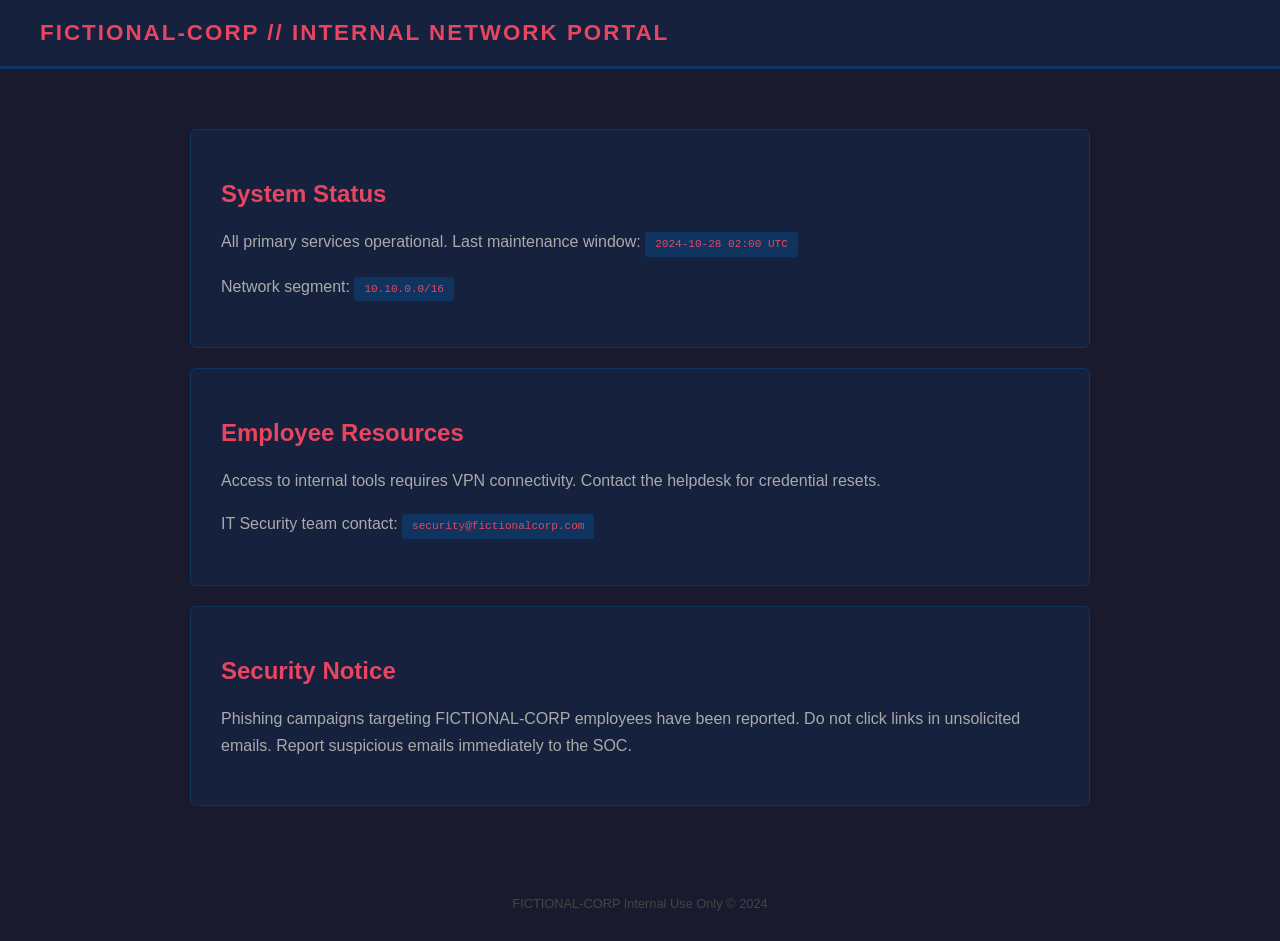
<file: deliverables/easy-ctf-dockerfiles/container3-nginx-combined/index.html>
<!DOCTYPE html>
<html lang="en">
<head>
  <meta charset="UTF-8">
  <title>FICTIONAL-CORP Internal Portal</title>
  <style>
    body { font-family: Arial, sans-serif; background: #1a1a2e; color: #eee; margin: 0; }
    header { background: #16213e; padding: 20px 40px; border-bottom: 3px solid #0f3460; }
    header h1 { margin: 0; color: #e94560; font-size: 1.4em; letter-spacing: 2px; }
    .container { max-width: 900px; margin: 60px auto; padding: 0 20px; }
    .card { background: #16213e; border: 1px solid #0f3460; border-radius: 6px; padding: 30px; margin-bottom: 20px; }
    h2 { color: #e94560; }
    p { color: #aaa; line-height: 1.7; }
    .badge { display: inline-block; background: #0f3460; color: #e94560; padding: 3px 10px; border-radius: 3px; font-size: 0.85em; font-family: monospace; }
    footer { text-align: center; padding: 30px; color: #444; font-size: 0.8em; }
  </style>
</head>
<body>

<!-- STAGING NOTE (do not deploy to prod) - dev-note: FLAG{r3c0n_b3g1ns_h3r3} -->

<header>
  <h1>FICTIONAL-CORP // INTERNAL NETWORK PORTAL</h1>
</header>

<div class="container">

  <div class="card">
    <h2>System Status</h2>
    <p>All primary services operational. Last maintenance window: <span class="badge">2024-10-28 02:00 UTC</span></p>
    <p>Network segment: <span class="badge">10.10.0.0/16</span></p>
  </div>

  <div class="card">
    <h2>Employee Resources</h2>
    <p>Access to internal tools requires VPN connectivity. Contact the helpdesk for credential resets.</p>
    <p>IT Security team contact: <span class="badge">security@fictionalcorp.com</span></p>
  </div>

  <div class="card">
    <h2>Security Notice</h2>
    <p>Phishing campaigns targeting FICTIONAL-CORP employees have been reported. Do not click links in unsolicited emails.
    Report suspicious emails immediately to the SOC.</p>
  </div>

</div>

<footer>FICTIONAL-CORP Internal Use Only &copy; 2024</footer>

</body>
</html>
</file>
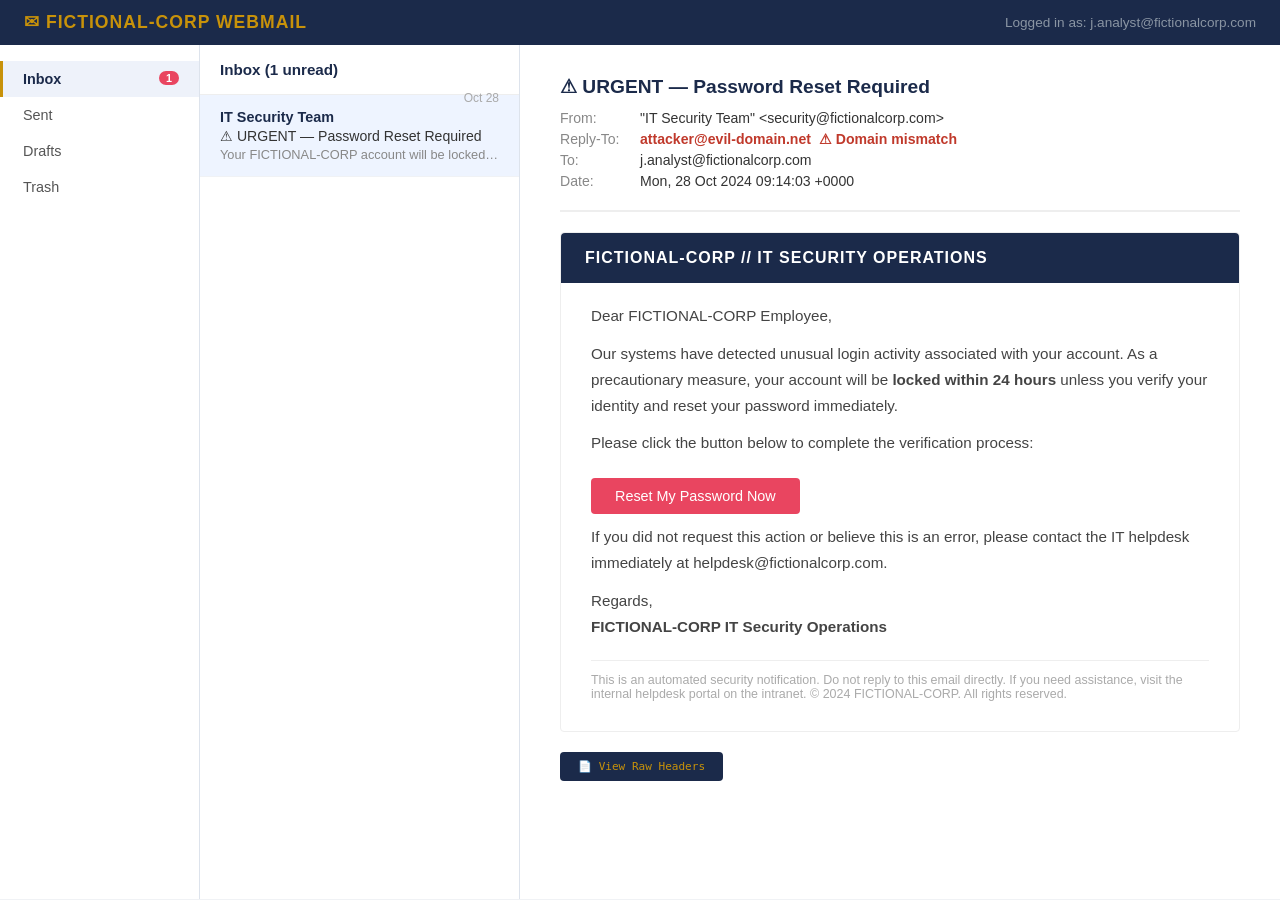
<file: deliverables/easy-ctf-dockerfiles/container3-nginx-combined/inbox.html>
<!DOCTYPE html>
<html lang="en">
<head>
<meta charset="UTF-8">
<title>FICTIONAL-CORP Webmail</title>
<style>
  * { box-sizing: border-box; margin: 0; padding: 0; }
  body { font-family: Arial, sans-serif; background: #f0f2f5; color: #333; }

  /* Topbar */
  .topbar { background: #1b2a4a; color: white; padding: 12px 24px; display: flex;
            align-items: center; justify-content: space-between; }
  .topbar .logo { font-weight: bold; font-size: 1.1em; letter-spacing: 1px; color: #c8920a; }
  .topbar .user { font-size: 0.85em; color: #8a95a3; }

  /* Layout */
  .layout { display: flex; height: calc(100vh - 46px); }

  /* Sidebar */
  .sidebar { width: 200px; background: #fff; border-right: 1px solid #dde3ec; padding: 16px 0; flex-shrink: 0; }
  .sidebar-item { padding: 10px 20px; cursor: pointer; font-size: 0.9em; color: #555; border-left: 3px solid transparent; }
  .sidebar-item.active { background: #eef2fa; color: #1b2a4a; border-left-color: #c8920a; font-weight: bold; }
  .sidebar-item .count { float: right; background: #e94560; color: white; border-radius: 10px;
                          padding: 1px 7px; font-size: 0.75em; }

  /* Inbox panel */
  .inbox-panel { width: 320px; border-right: 1px solid #dde3ec; background: #fff; overflow-y: auto; flex-shrink: 0; }
  .inbox-header { padding: 16px 20px; border-bottom: 1px solid #eee; font-weight: bold; color: #1b2a4a; font-size: 0.95em; }
  .email-row { padding: 14px 20px; border-bottom: 1px solid #f0f2f5; cursor: pointer; background: #eef4ff; }
  .email-row:hover { background: #dce8ff; }
  .email-row .from { font-weight: bold; font-size: 0.9em; color: #1b2a4a; }
  .email-row .subject { font-size: 0.88em; color: #333; margin: 3px 0; }
  .email-row .preview { font-size: 0.8em; color: #888; white-space: nowrap; overflow: hidden; text-overflow: ellipsis; }
  .email-row .date { font-size: 0.75em; color: #aaa; float: right; margin-top: -18px; }

  /* Email viewer */
  .email-viewer { flex: 1; overflow-y: auto; padding: 30px 40px; background: #fff; }
  .email-meta { margin-bottom: 20px; padding-bottom: 16px; border-bottom: 2px solid #eee; }
  .email-meta h2 { font-size: 1.2em; color: #1b2a4a; margin-bottom: 12px; }
  .meta-row { display: flex; margin-bottom: 5px; font-size: 0.88em; }
  .meta-label { width: 80px; color: #888; flex-shrink: 0; }
  .meta-value { color: #333; }
  .meta-value.warn { color: #c0392b; font-weight: bold; }

  /* Email body */
  .email-body { background: #fff; border: 1px solid #eee; border-radius: 4px; padding: 30px; margin-bottom: 20px; }
  .email-body .corp-header { background: #1b2a4a; color: white; padding: 16px 24px; border-radius: 4px 4px 0 0;
                              margin: -30px -30px 20px -30px; font-weight: bold; letter-spacing: 1px; }
  .email-body p { line-height: 1.7; color: #444; margin-bottom: 12px; font-size: 0.95em; }
  .email-body .cta { display: inline-block; background: #e94560; color: white; padding: 10px 24px;
                     border-radius: 4px; text-decoration: none; font-size: 0.9em; margin: 10px 0; }
  .email-body .fine-print { font-size: 0.78em; color: #aaa; margin-top: 20px; border-top: 1px solid #eee; padding-top: 12px; }

  /* Raw headers toggle */
  .headers-toggle { margin-bottom: 8px; }
  .toggle-btn { background: #1b2a4a; color: #c8920a; border: none; padding: 8px 18px;
                border-radius: 4px; cursor: pointer; font-size: 0.85em; font-family: monospace; }
  .toggle-btn:hover { background: #2e4070; }
  .raw-headers { display: none; background: #0d1117; color: #58a6ff; font-family: 'Courier New', monospace;
                 font-size: 0.82em; padding: 20px; border-radius: 4px; white-space: pre-wrap;
                 border: 1px solid #30363d; line-height: 1.6; }
  .raw-headers .flag-line { color: #00ff88; font-weight: bold; }
  .raw-headers .warn-line { color: #ff9f43; }
</style>
</head>
<body>

<div class="topbar">
  <span class="logo">&#9993; FICTIONAL-CORP WEBMAIL</span>
  <span class="user">Logged in as: j.analyst@fictionalcorp.com</span>
</div>

<div class="layout">

  <!-- Sidebar -->
  <div class="sidebar">
    <div class="sidebar-item active">Inbox <span class="count">1</span></div>
    <div class="sidebar-item">Sent</div>
    <div class="sidebar-item">Drafts</div>
    <div class="sidebar-item">Trash</div>
  </div>

  <!-- Inbox list -->
  <div class="inbox-panel">
    <div class="inbox-header">Inbox (1 unread)</div>
    <div class="email-row">
      <span class="date">Oct 28</span>
      <div class="from">IT Security Team</div>
      <div class="subject">&#x26A0; URGENT — Password Reset Required</div>
      <div class="preview">Your FICTIONAL-CORP account will be locked in 24 hours...</div>
    </div>
  </div>

  <!-- Email viewer -->
  <div class="email-viewer">

    <div class="email-meta">
      <h2>&#x26A0; URGENT — Password Reset Required</h2>
      <div class="meta-row"><span class="meta-label">From:</span>
        <span class="meta-value">"IT Security Team" &lt;security@fictionalcorp.com&gt;</span></div>
      <div class="meta-row"><span class="meta-label">Reply-To:</span>
        <span class="meta-value warn">attacker@evil-domain.net &nbsp;&#x26A0; Domain mismatch</span></div>
      <div class="meta-row"><span class="meta-label">To:</span>
        <span class="meta-value">j.analyst@fictionalcorp.com</span></div>
      <div class="meta-row"><span class="meta-label">Date:</span>
        <span class="meta-value">Mon, 28 Oct 2024 09:14:03 +0000</span></div>
    </div>

    <!-- Email body -->
    <div class="email-body">
      <div class="corp-header">FICTIONAL-CORP // IT SECURITY OPERATIONS</div>
      <p>Dear FICTIONAL-CORP Employee,</p>
      <p>Our systems have detected unusual login activity associated with your account.
         As a precautionary measure, your account will be <strong>locked within 24 hours</strong>
         unless you verify your identity and reset your password immediately.</p>
      <p>Please click the button below to complete the verification process:</p>
      <a class="cta" href="#">Reset My Password Now</a>
      <p>If you did not request this action or believe this is an error, please contact
         the IT helpdesk immediately at helpdesk@fictionalcorp.com.</p>
      <p>Regards,<br><strong>FICTIONAL-CORP IT Security Operations</strong></p>
      <div class="fine-print">
        This is an automated security notification. Do not reply to this email directly.
        If you need assistance, visit the internal helpdesk portal on the intranet.
        &copy; 2024 FICTIONAL-CORP. All rights reserved.
      </div>
    </div>

    <!-- Raw headers -->
    <div class="headers-toggle">
      <button class="toggle-btn" onclick="toggleHeaders()">&#128196; View Raw Headers</button>
    </div>

    <div class="raw-headers" id="rawHeaders">Delivered-To: j.analyst@fictionalcorp.com
Received: from mail.totally-legit.com (mail.totally-legit.com [192.168.99.47])
        by mx.fictionalcorp.com with ESMTP id x7si8823pjb.291
        for &lt;j.analyst@fictionalcorp.com&gt;;
        Mon, 28 Oct 2024 09:14:03 +0000 (UTC)
Received: from localhost (localhost [127.0.0.1])
        by mail.totally-legit.com (Postfix) with ESMTP id A3F2B1C0E2;
        Mon, 28 Oct 2024 09:14:01 +0000 (UTC)
MIME-Version: 1.0
Content-Type: text/html; charset=utf-8
Message-ID: &lt;20241028091401.A3F2B1C0E2@mail.totally-legit.com&gt;
Date: Mon, 28 Oct 2024 09:14:01 +0000 (UTC)
From: "IT Security Team" &lt;security@fictionalcorp.com&gt;
<span class="warn-line">Reply-To: attacker@evil-domain.net</span>
To: j.analyst@fictionalcorp.com
Subject: =?UTF-8?Q?URGENT_=E2=80=94_Password_Reset_Required?=
<span class="warn-line">X-Originating-IP: 192.168.99.47</span>
X-Spam-Status: No, score=-1.2
X-Spam-Checker-Version: SpamAssassin 3.4.6
<span class="flag-line">X-Mailer-ID: FLAG{ph1sh1ng_h3ad3r_hunt3d}</span>
X-Mailer: PHPMailer 6.8.0 (https://github.com/PHPMailer/PHPMailer)
Content-Transfer-Encoding: quoted-printable</div>

  </div><!-- /email-viewer -->
</div><!-- /layout -->

<script>
function toggleHeaders() {
  const el = document.getElementById('rawHeaders');
  const btn = document.querySelector('.toggle-btn');
  if (el.style.display === 'block') {
    el.style.display = 'none';
    btn.textContent = '\u{1F4C4} View Raw Headers';
  } else {
    el.style.display = 'block';
    btn.textContent = '\u{1F4C4} Hide Raw Headers';
  }
}
</script>

</body>
</html>
</file>
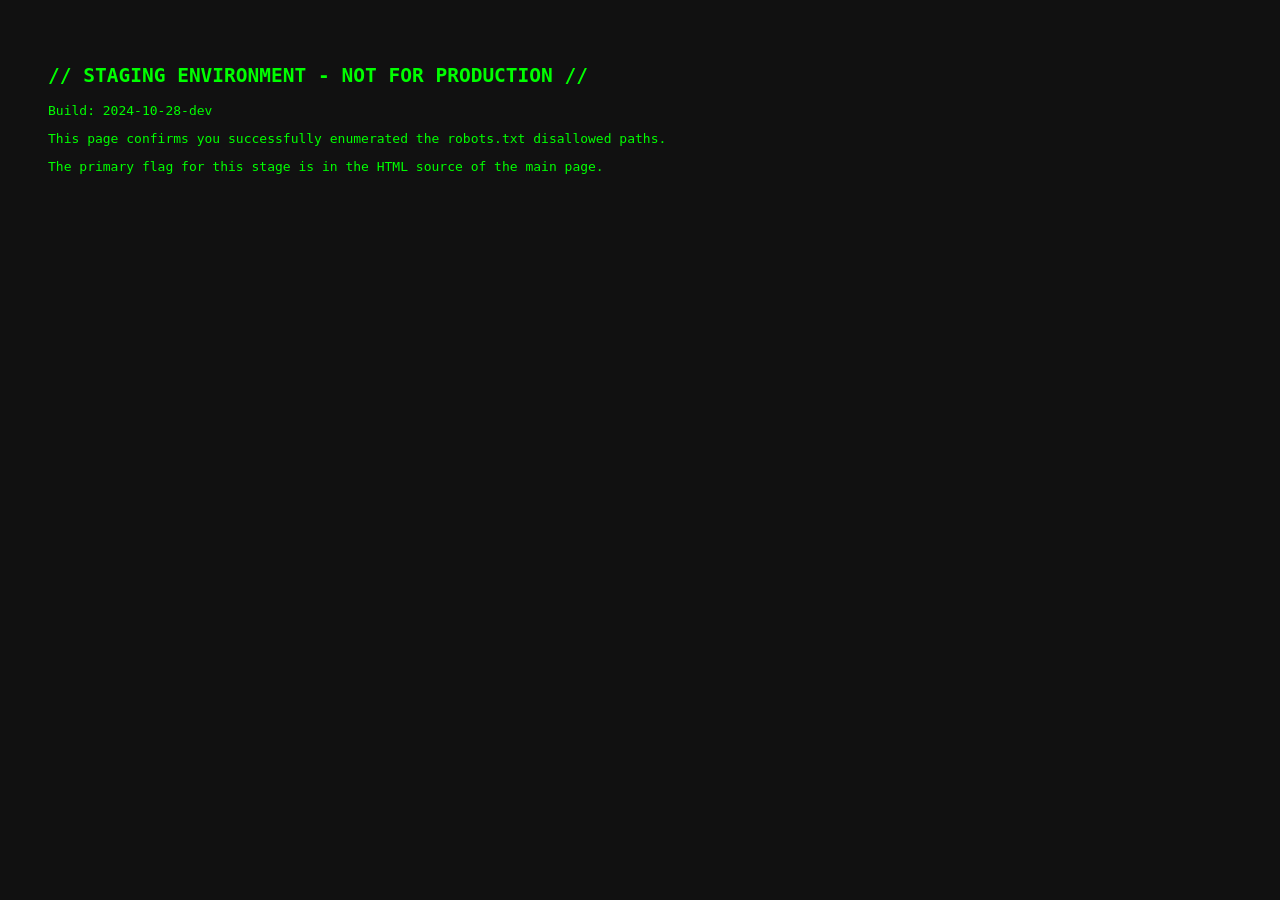
<file: deliverables/easy-ctf-dockerfiles/container3-nginx-combined/staging.html>
<!DOCTYPE html>
<html><head><title>Staging Environment</title>
<style>body{font-family:monospace;background:#111;color:#0f0;padding:40px;}</style>
</head><body>
<h2>// STAGING ENVIRONMENT - NOT FOR PRODUCTION //</h2>
<p>Build: 2024-10-28-dev</p>
<p>This page confirms you successfully enumerated the robots.txt disallowed paths.</p>
<p>The primary flag for this stage is in the HTML source of the main page.</p>
</body></html>
</file>
